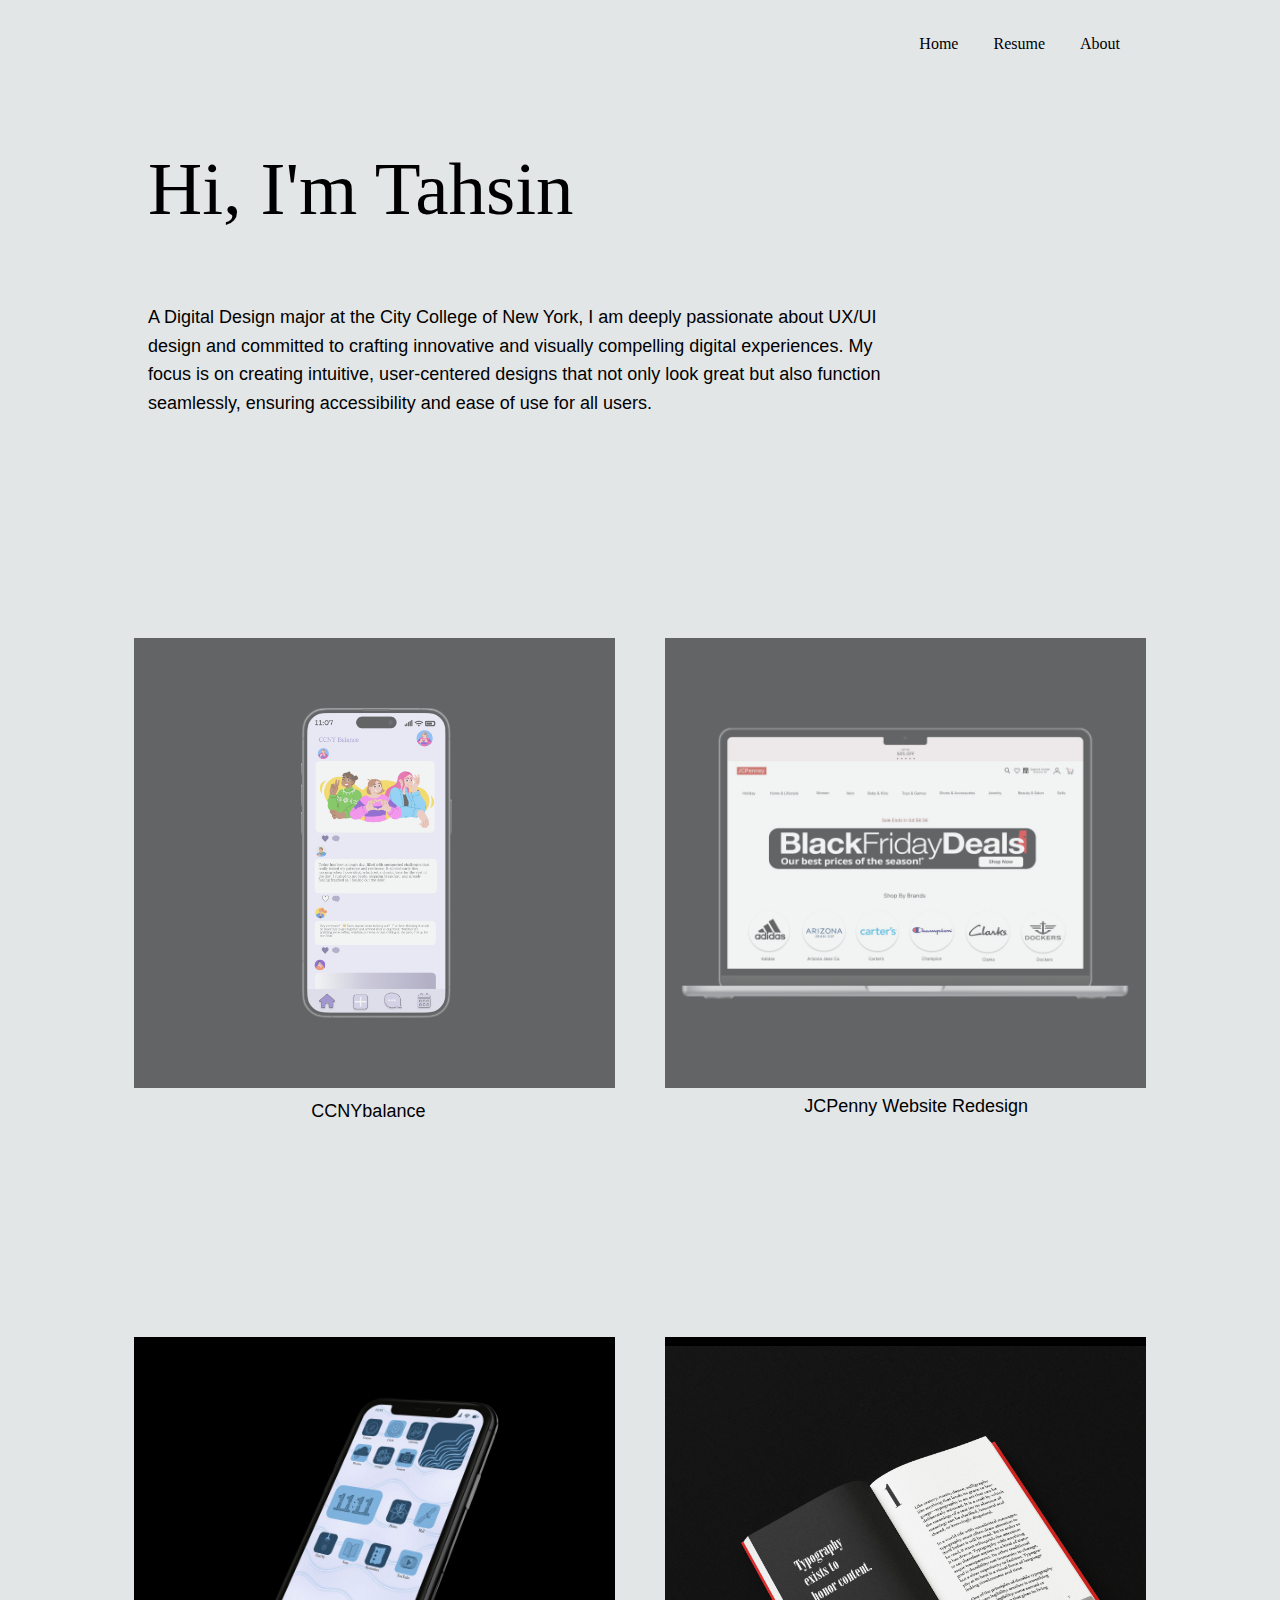
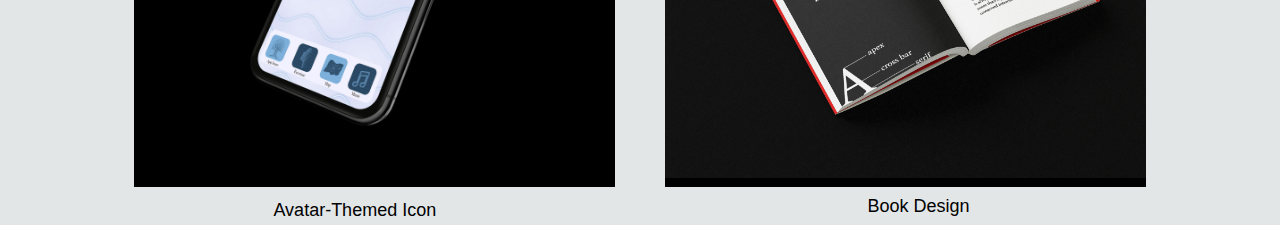
<file: index.html>
<!DOCTYPE html>
<html>
    <head>
        <meta name="viewport" content="width=device-width, initial-scale=1">
        <link rel="stylesheet" href="assets/index.css">
    </head>


    <body>
        <title>Tahsin</title>
    <div class="box">
        <div>
            <div class="TopBar">
               
                <a class="index" href="index.html">Home</a>
                <a class="Resume" href="resume.html">Resume</a> 
                <a class="About" href="about.html">About</a>
            </div>

            <div class="Tahsin">Hi, I'm Tahsin</div>
            <div class="info">A Digital Design major at the City College of New York, I am deeply passionate about UX/UI design and committed to crafting innovative and visually compelling digital experiences. My focus is on creating intuitive, user-centered designs that not only look great but also function seamlessly, ensuring accessibility and ease of use for all users.</div>
        </div>

            <div class="container">
                
                <a class="CCNYbalance" href="CCNYbalance.html"></a>
                <a class="JCPenneyWebsiteRedesign" href="JCPenneyWebsiteRedesign.html"> </a>

                
            </div>

            <div class="containerInfo">
                <div class="containerInfo1">
                    CCNYbalance
                </div>

                <div class="containerInfo2">
                    JCPenny Website Redesign
                </div>
            </div>

            <div class="container">
                <a class="avatarApps" href="app.html"> </a>
                <a class="bookDesign" href="bookDesign.html"> </a>
            
            </div>

            <div class="containerInfo3">
                    Avatar-Themed Icon
                </div>

                <div class="containerInfo4">
                    Book Design
                </div>

        </div>
    </div>


    <script>
        window.addEventListener('scroll', function() {
    var scrollPosition = window.scrollY;
    var tahsin = document.querySelector('.Tahsin');
    var info = document.querySelector('.info');
    var body = document.body;

    // Adjust opacity of the name and info based on scroll position
    var opacity = 1 - (scrollPosition / 400); // Adjust the divisor for how quickly you want it to disappear
    if (opacity < 0) opacity = 0; // Ensure opacity doesn't go negative

    tahsin.style.opacity = opacity;
    info.style.opacity = opacity;

    // Bottom info and images (like CCNYbalance, JCPenneyWebsiteRedesign) come in faster
    var bottomElements = document.querySelectorAll('.container .CCNYbalance, .container .JCPenneyWebsiteRedesign, .container .avatarApps, .container .bookDesign');
    
    bottomElements.forEach(function(element) {
        var elementPosition = element.getBoundingClientRect().top;
        
        // When the element is within the viewport, fade it in faster
        if (elementPosition < window.innerHeight) {
            var fadeInSpeed = (window.innerHeight - elementPosition) / 200; // Adjust for faster appearance
            if (fadeInSpeed > 1) fadeInSpeed = 1; // Limit to 1 for maximum opacity
            element.style.opacity = fadeInSpeed;
        } else {
            element.style.opacity = 0; // Keep it hidden if not in the viewport
        }
    });

    // Add class to trigger scroll effect for images and content
    if (scrollPosition > 200) { // Trigger after a certain scroll position
        body.classList.add('scrolling');
    } else {
        body.classList.remove('scrolling');
    }
});
    </script>
    


    
    </body>
</html>
</file>
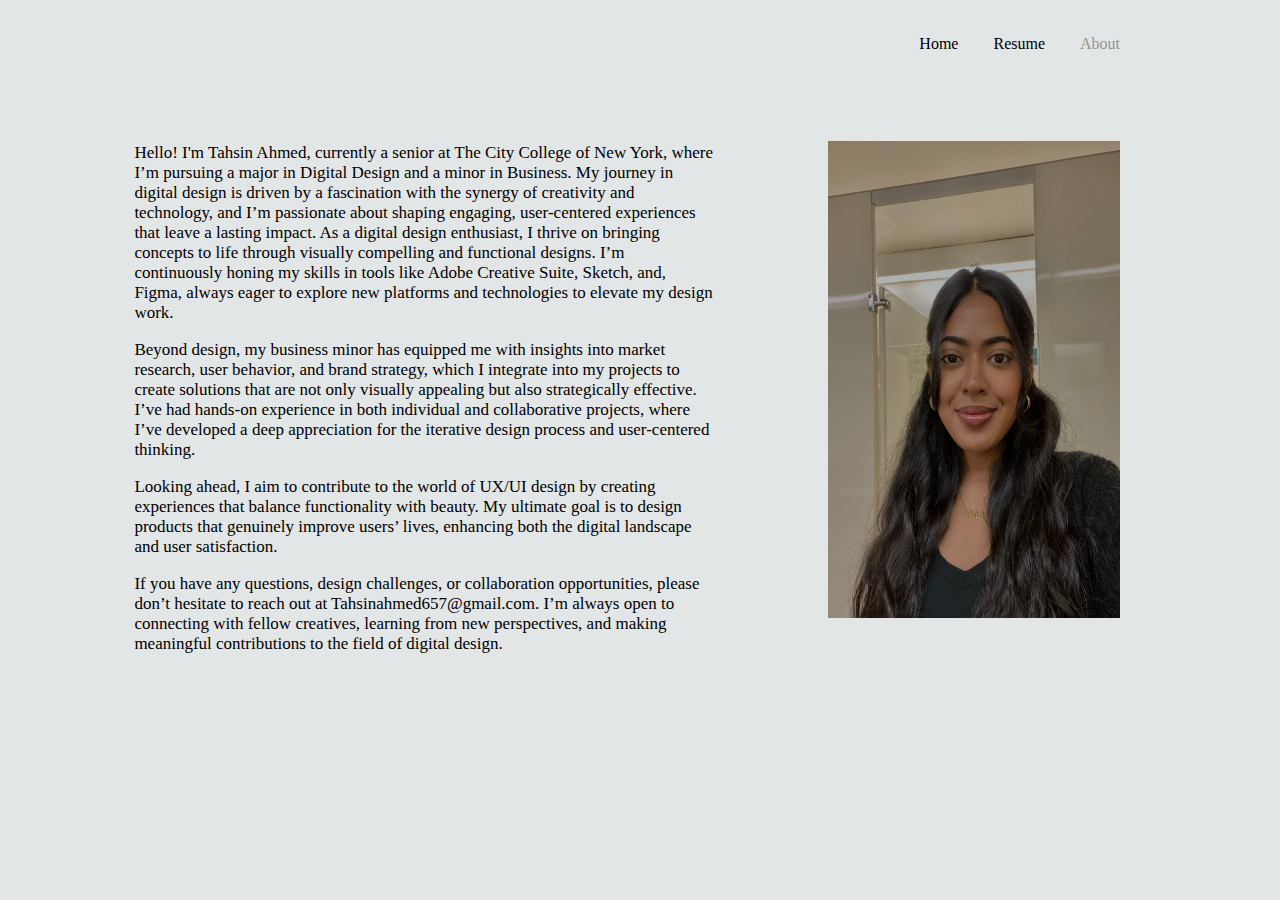
<file: about.html>
<!DOCTYPE html>
<html>
    <head>
        <meta name="viewport" content="width=device-width, initial-scale=1">
        <link rel="stylesheet" href="assets/about.css">
    </head>

    <body>
        <title>Tahsin</title>
        <div class="TopBar">
               
            <a class="index" href="index.html">Home</a>
            <a class="Resume" href="resume.html">Resume</a> 
            <a class="About" href="about.html">About</a>
        </div>
        <div class="info">
            <div>
                <p> Hello! I'm Tahsin Ahmed, currently a senior at The City College of New York, where I’m pursuing a major in Digital Design and a minor in Business. My journey in digital design is driven by a fascination with the synergy of creativity and technology, and I’m passionate about shaping engaging, user-centered experiences that leave a lasting impact.
                As a digital design enthusiast, I thrive on bringing concepts to life through visually compelling and functional designs. I’m continuously honing my skills in tools like Adobe Creative Suite, Sketch, and, Figma, always eager to explore new platforms and technologies to elevate my design work.</p>
                    
                <p>Beyond design, my business minor has equipped me with insights into market research, user behavior, and brand strategy, which I integrate into my projects to create solutions that are not only visually appealing but also strategically effective. I’ve had hands-on experience in both individual and collaborative projects, where I’ve developed a deep appreciation for the iterative design process and user-centered thinking.</p>
                <p>Looking ahead, I aim to contribute to the world of UX/UI design by creating experiences that balance functionality with beauty. My ultimate goal is to design products that genuinely improve users’ lives, enhancing both the digital landscape and user satisfaction. </p>
                <p>If you have any questions, design challenges, or collaboration opportunities, please don’t hesitate to reach out at Tahsinahmed657@gmail.com. I’m always open to connecting with fellow creatives, learning from new perspectives, and making meaningful contributions to the field of digital design.</p>
            </div>
            <div class="mypic">
                <img src="./assets/images/mypic.jpg" width="95%" height="90%" >
            </div>
        </div>
    </body>
</html>
</file>
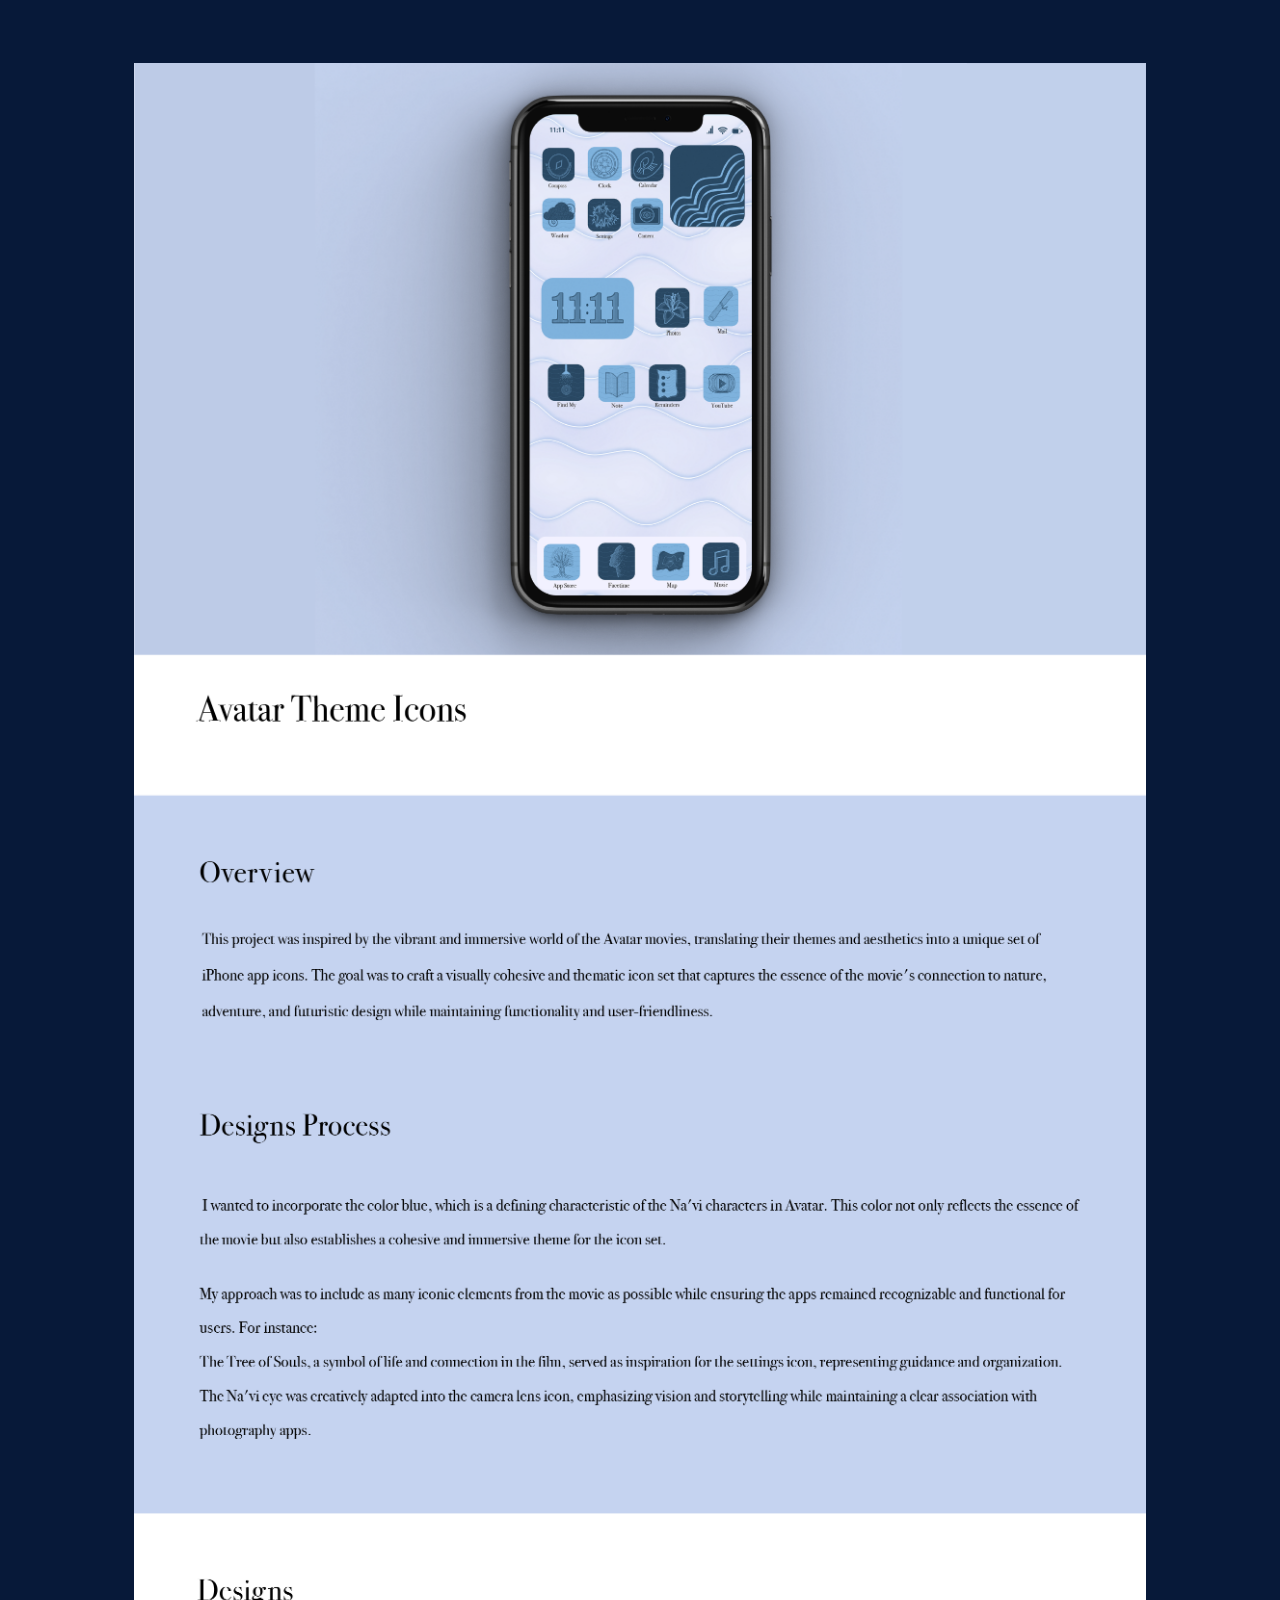
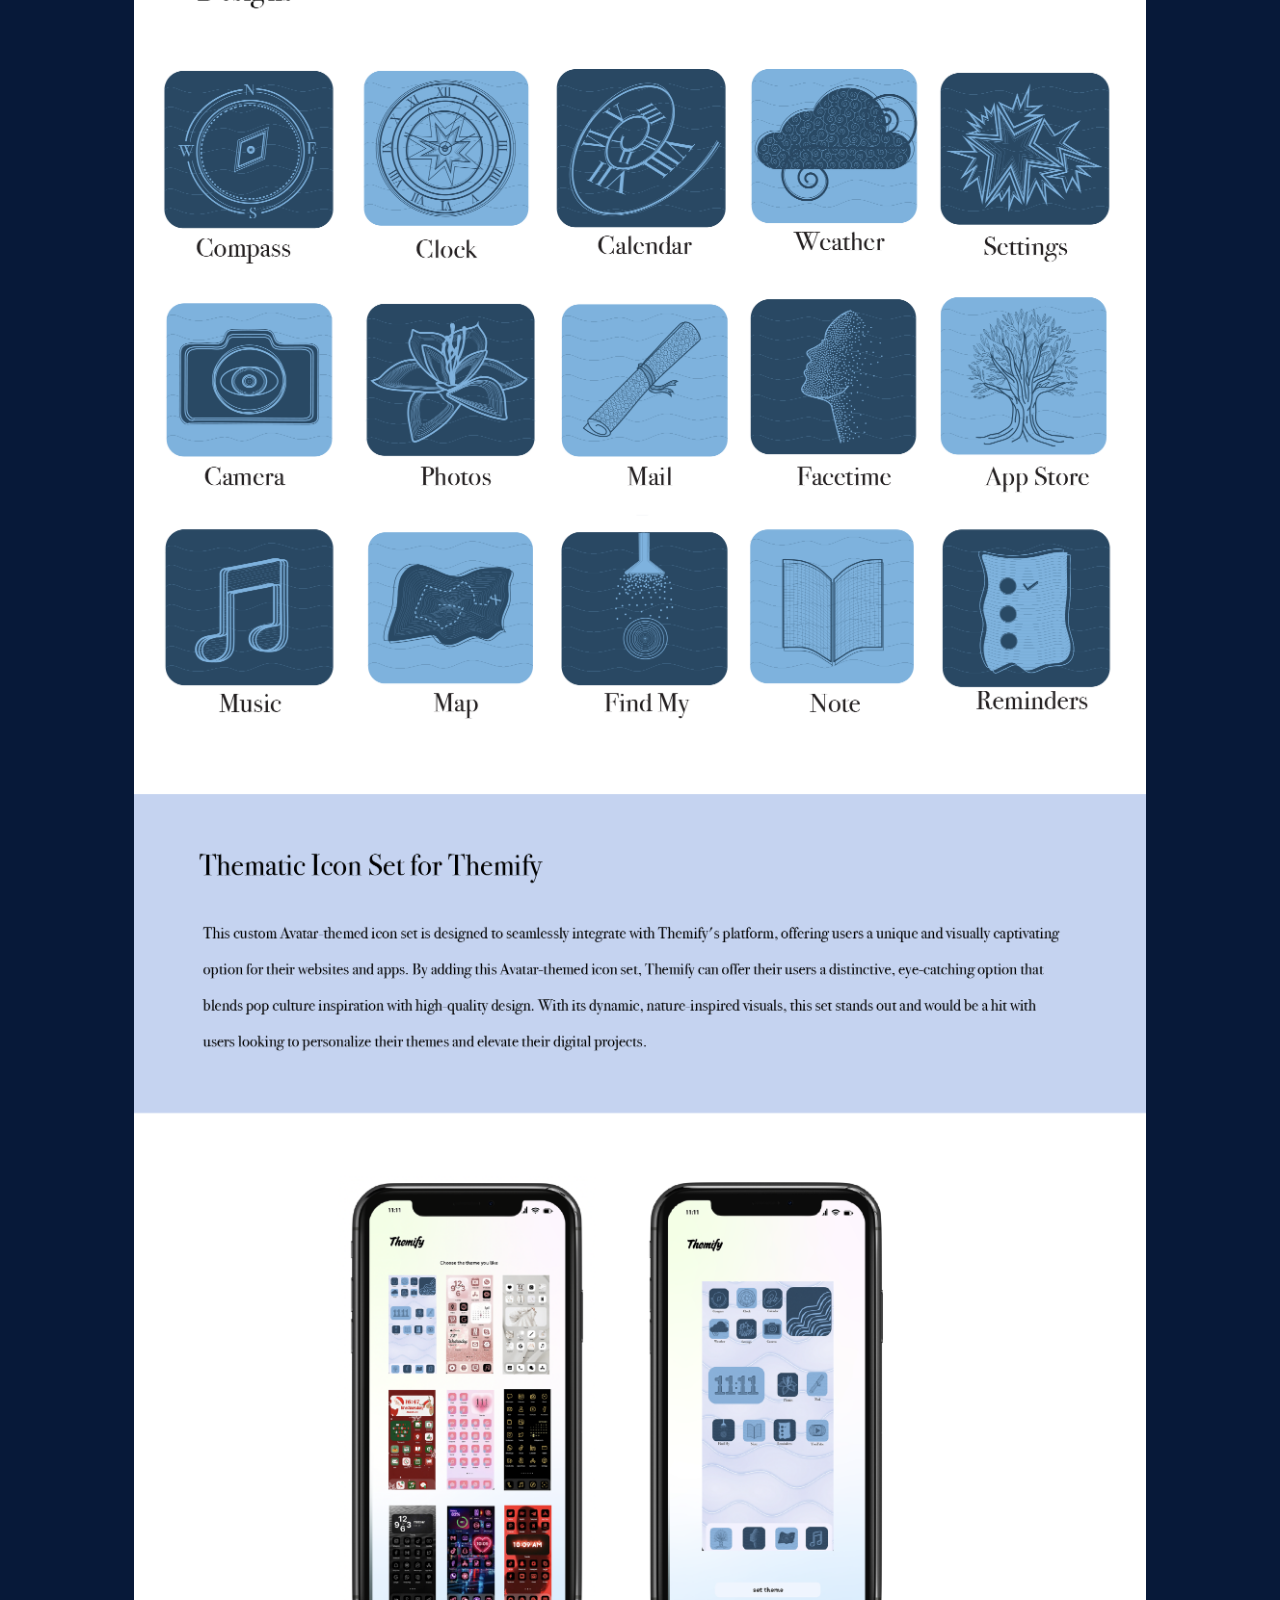
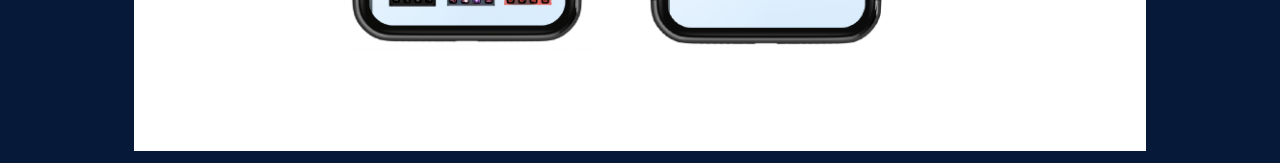
<file: app.html>
<!DOCTYPE html>
<html>
    <head>
        <meta name="viewport" content="width=device-width, initial-scale=1">
        <link rel="stylesheet" href="assets/app.css">
    </head>


    <body>
        <title>Tahsin</title>
        <div class="box">
        <div>
            <a class="pic1">
                <img src="./assets/images/avataricon.png" width="80%" height="66%"> 
            </a>
            
           <!-- <div class="appPic1">
                <img src="./assets/images/appPic1.jpg" width="65%" height="40%" >
            </div>

            <div class="info">
                <div class="info1">
                    Avatar-Themed Icon Set for Themify
                <div class="info2">

                I designed a unique, avatar-themed icon set intended to enhance customization and personalization in Themify’s applications. The goal was to create visually engaging icons that add character and depth to user interfaces, making them both functional and enjoyable. Each icon was crafted with attention to detail and user experience in mind, maintaining consistency across the set while allowing for unique, customizable elements.</div>

                </div>
            </div>
            

            <div class="singleApps">
                <div></div>
                <div class="compass">
                    <img src="./assets/images/compass.png" width="30%" height="100%" style="margin-left: 50px;">
                </div>
                <div></div>
                <div class="clock">
                    <img src="assets/images/clock.png"  width="30%" height="100%" style="margin-right: 50px;">
                </div>
                <div></div>
                <div></div>
                <div></div>
                <div class="calender">
                    <img src="assets/images/calender.png"  width="30%" height="100%" >
                </div>
                <div></div>
                <div></div>
                <div></div>

                <div class="weather">
                    <img src="assets/images/weather.png"  width="30%" height="100%" style="margin-left: 50px;" >
                </div>

                <div></div>
                

                <div class="setting">
                    <img src="assets/images/setting.png"  width="30%" height="100%" style="margin-right: 50px;" >
                </div>

                <div></div>
                <div></div>
                <div></div>

                <div class="camera">
                    <img src="assets/images/camera.png"  width="30%" height="100%" >
                </div>

                <div></div>
                <div></div>
                <div></div>

                <div class="photo">
                    <img src="assets/images/photo.png"  width="30%" height="100%" style="margin-left: 50px;">
                </div>

                <div></div>


                <div class="mail">
                    <img src="assets/images/mail.png"  width="30%" height="100%" style="margin-right: 50px;"  >
                </div>

                <div></div>
                <div></div>
                <div></div>

                <div class="facetime">
                    <img src="assets/images/facetime.png"  width="30%" height="100%" >
                </div>

                <div></div>
                <div></div>
                <div></div>
                <div class="appstore">
                    <img src="assets/images/appstore.png"  width="30%" height="100%" style="margin-left: 50px;" >
                </div>

                <div></div>

                <div class="music">
                    <img src="assets/images/music.png"  width="30%" height="100%" style="margin-right: 50px;"  >
                </div>

                <div></div>
                <div></div>
                <div></div>

                <div class="map">
                    <img src="assets/images/map.png"  width="30%" height="100%" >
                </div>

                <div></div>
                <div></div>
                <div></div>

        

                <div class="findmy">
                    <img src="assets/images/findmy.png"  width="30%" height="100%" style="margin-left: 50px;" >
                </div>
                
                <div></div>

                <div class="note">
                    <img src="assets/images/note.png"  width="30%" height="100%" style="margin-right: 50px;"  >
                </div>

                <div></div>
                <div></div>
                <div></div>

                <div class="reminder">
                    <img src="assets/images/reminder.png"  width="30%" height="100%" >
                </div>-->

               



             </div>


              

        








            
    </body>
</html>
</file>
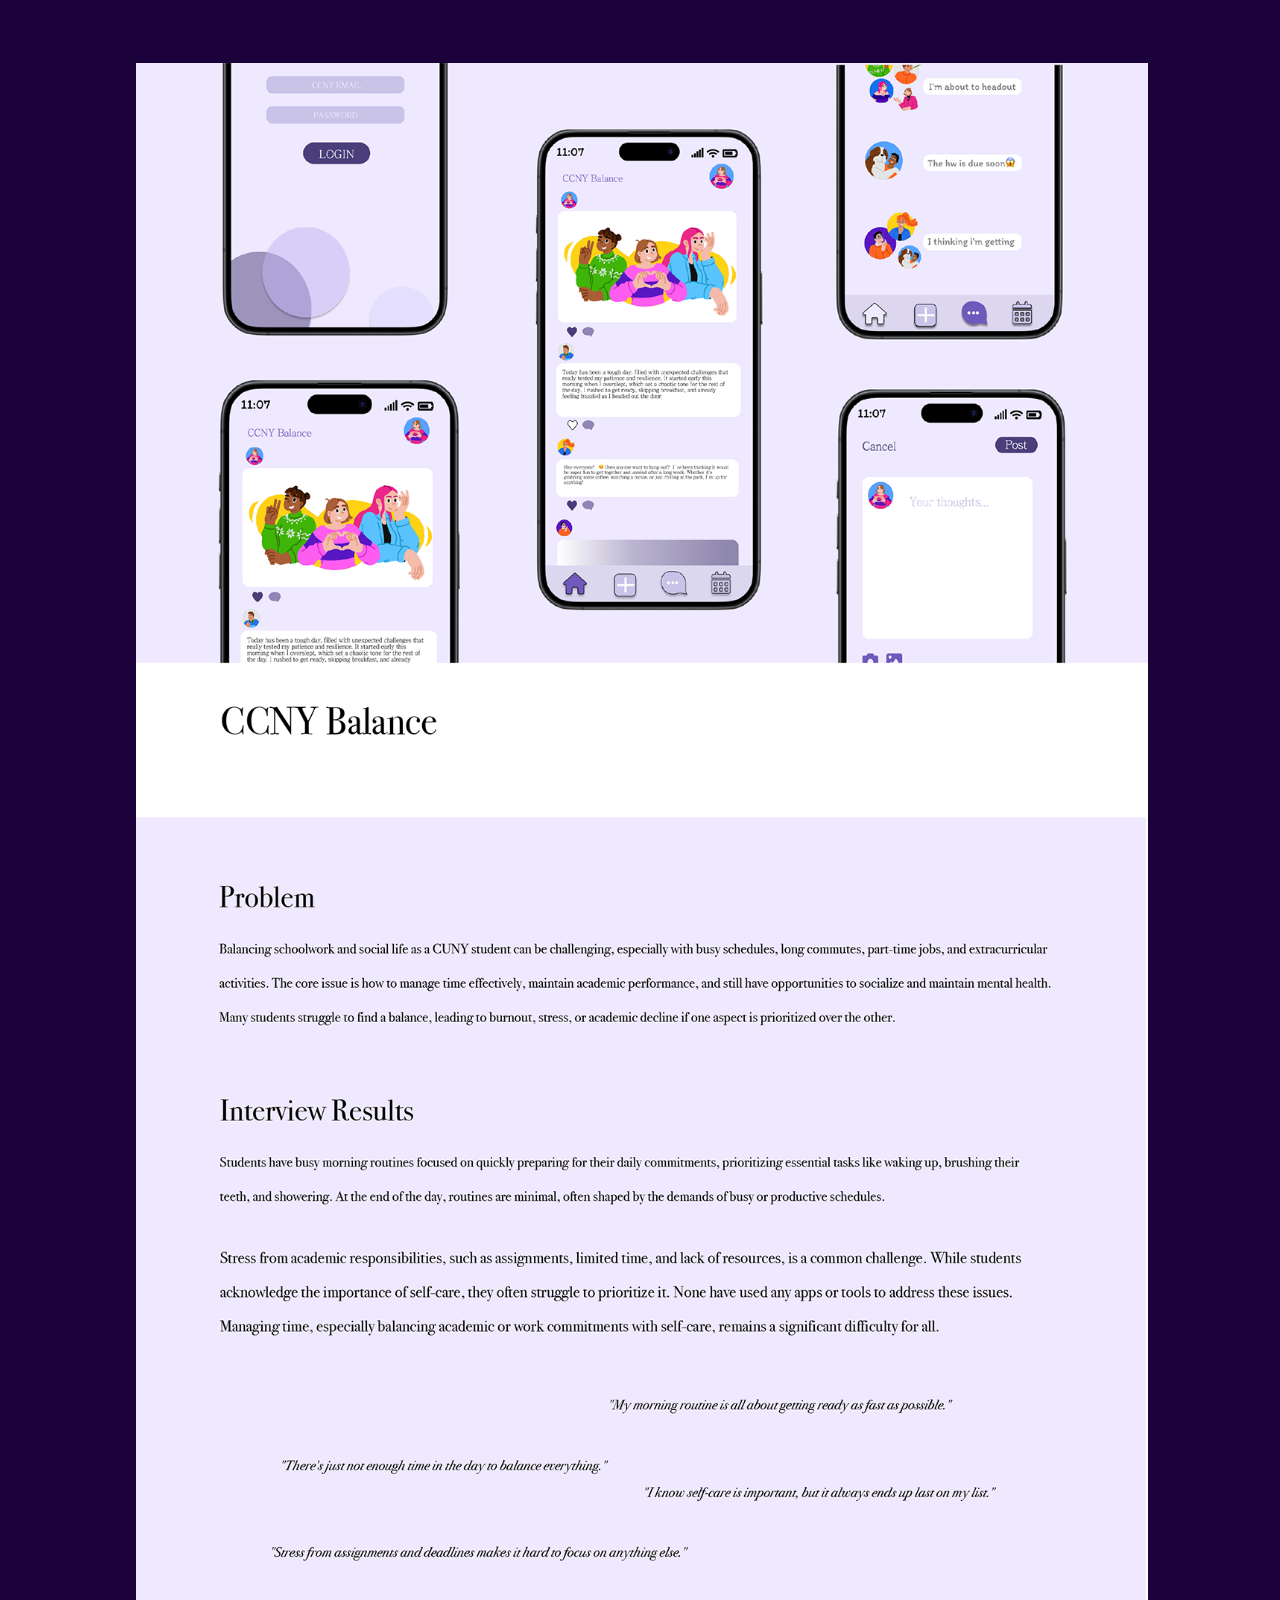
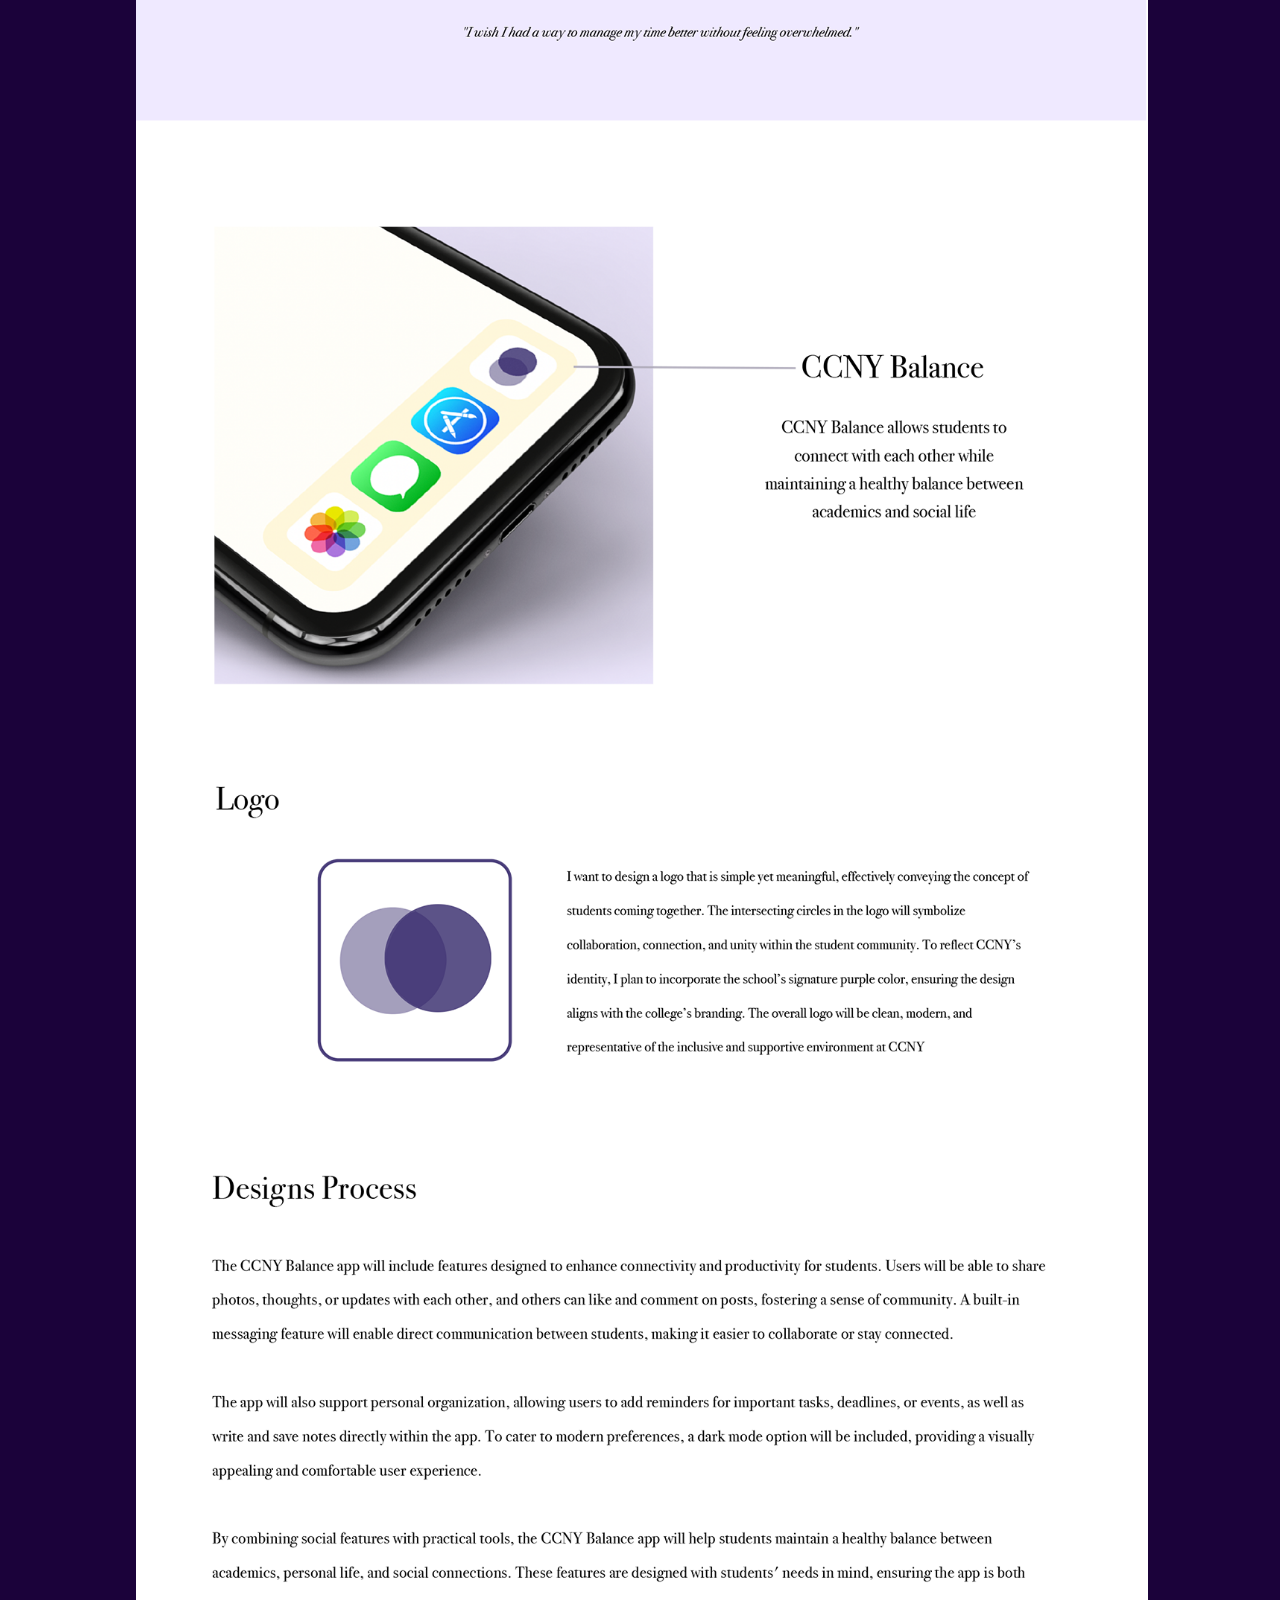
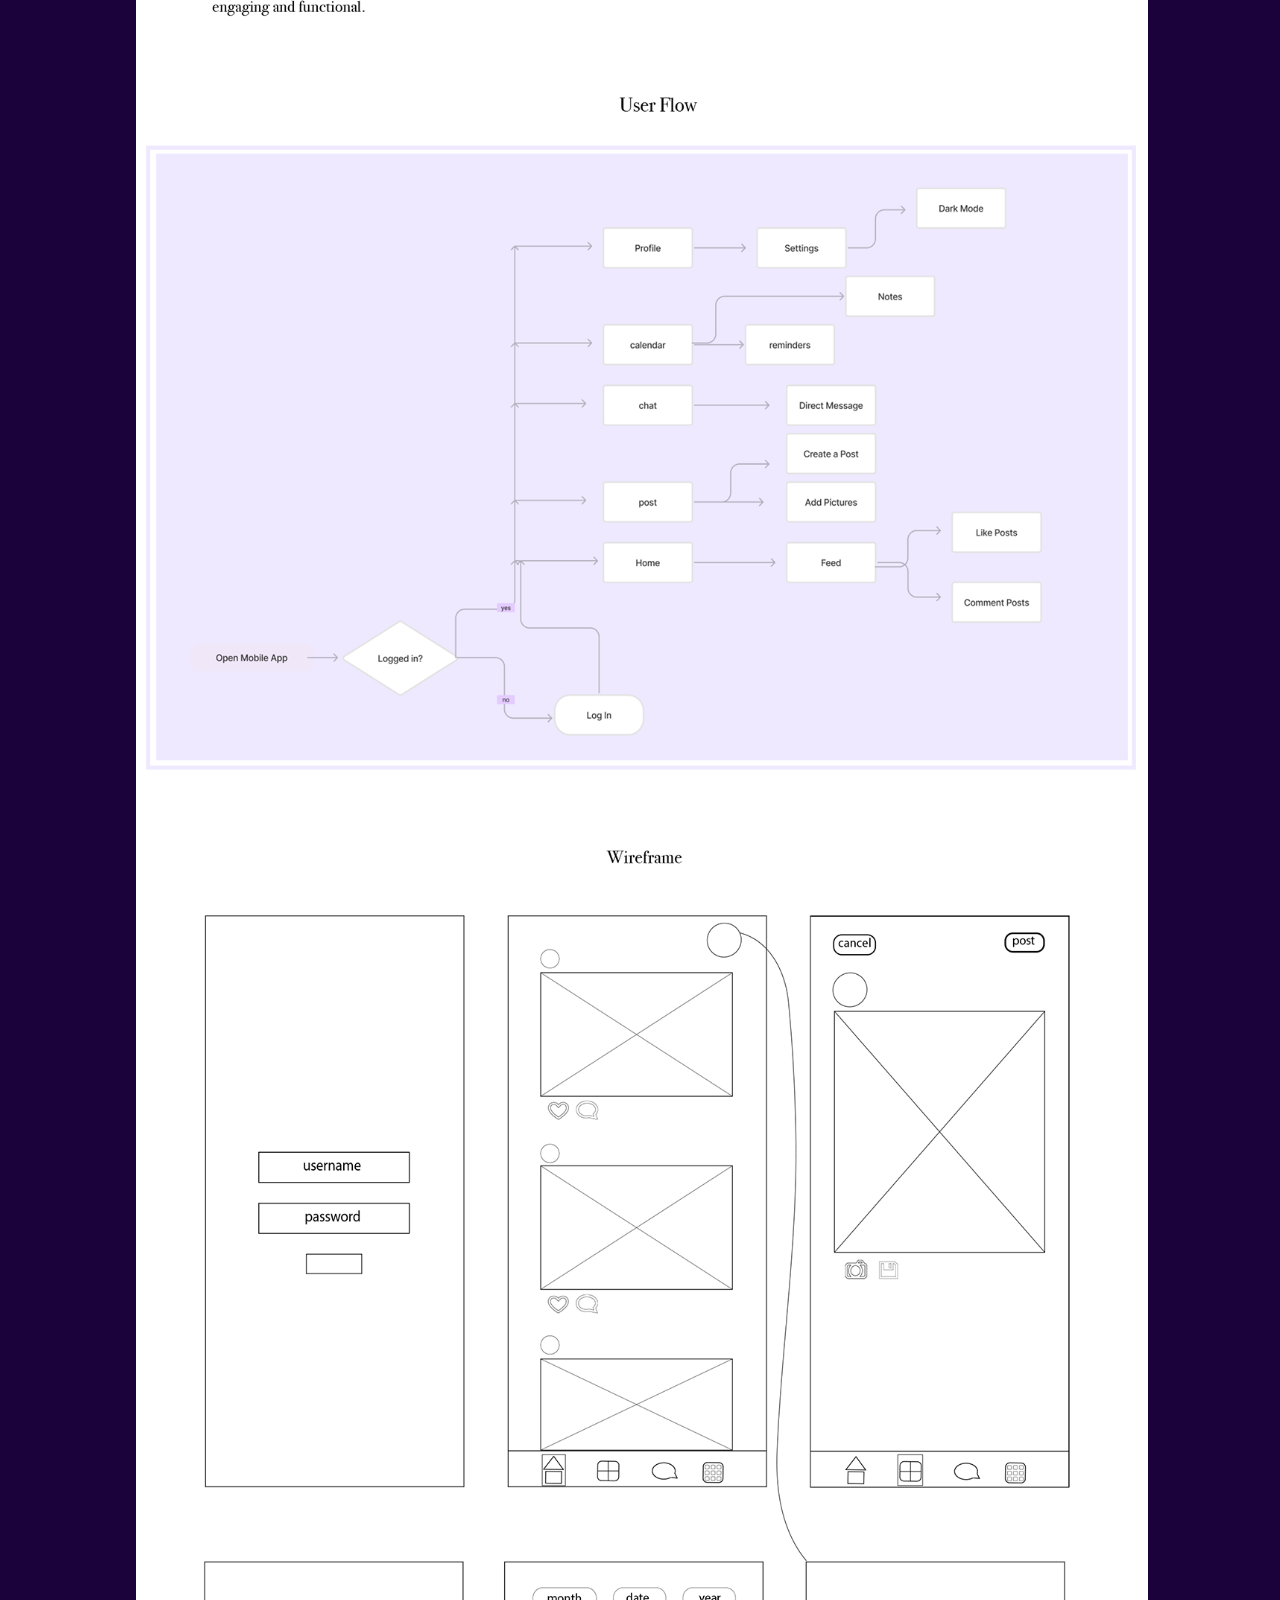
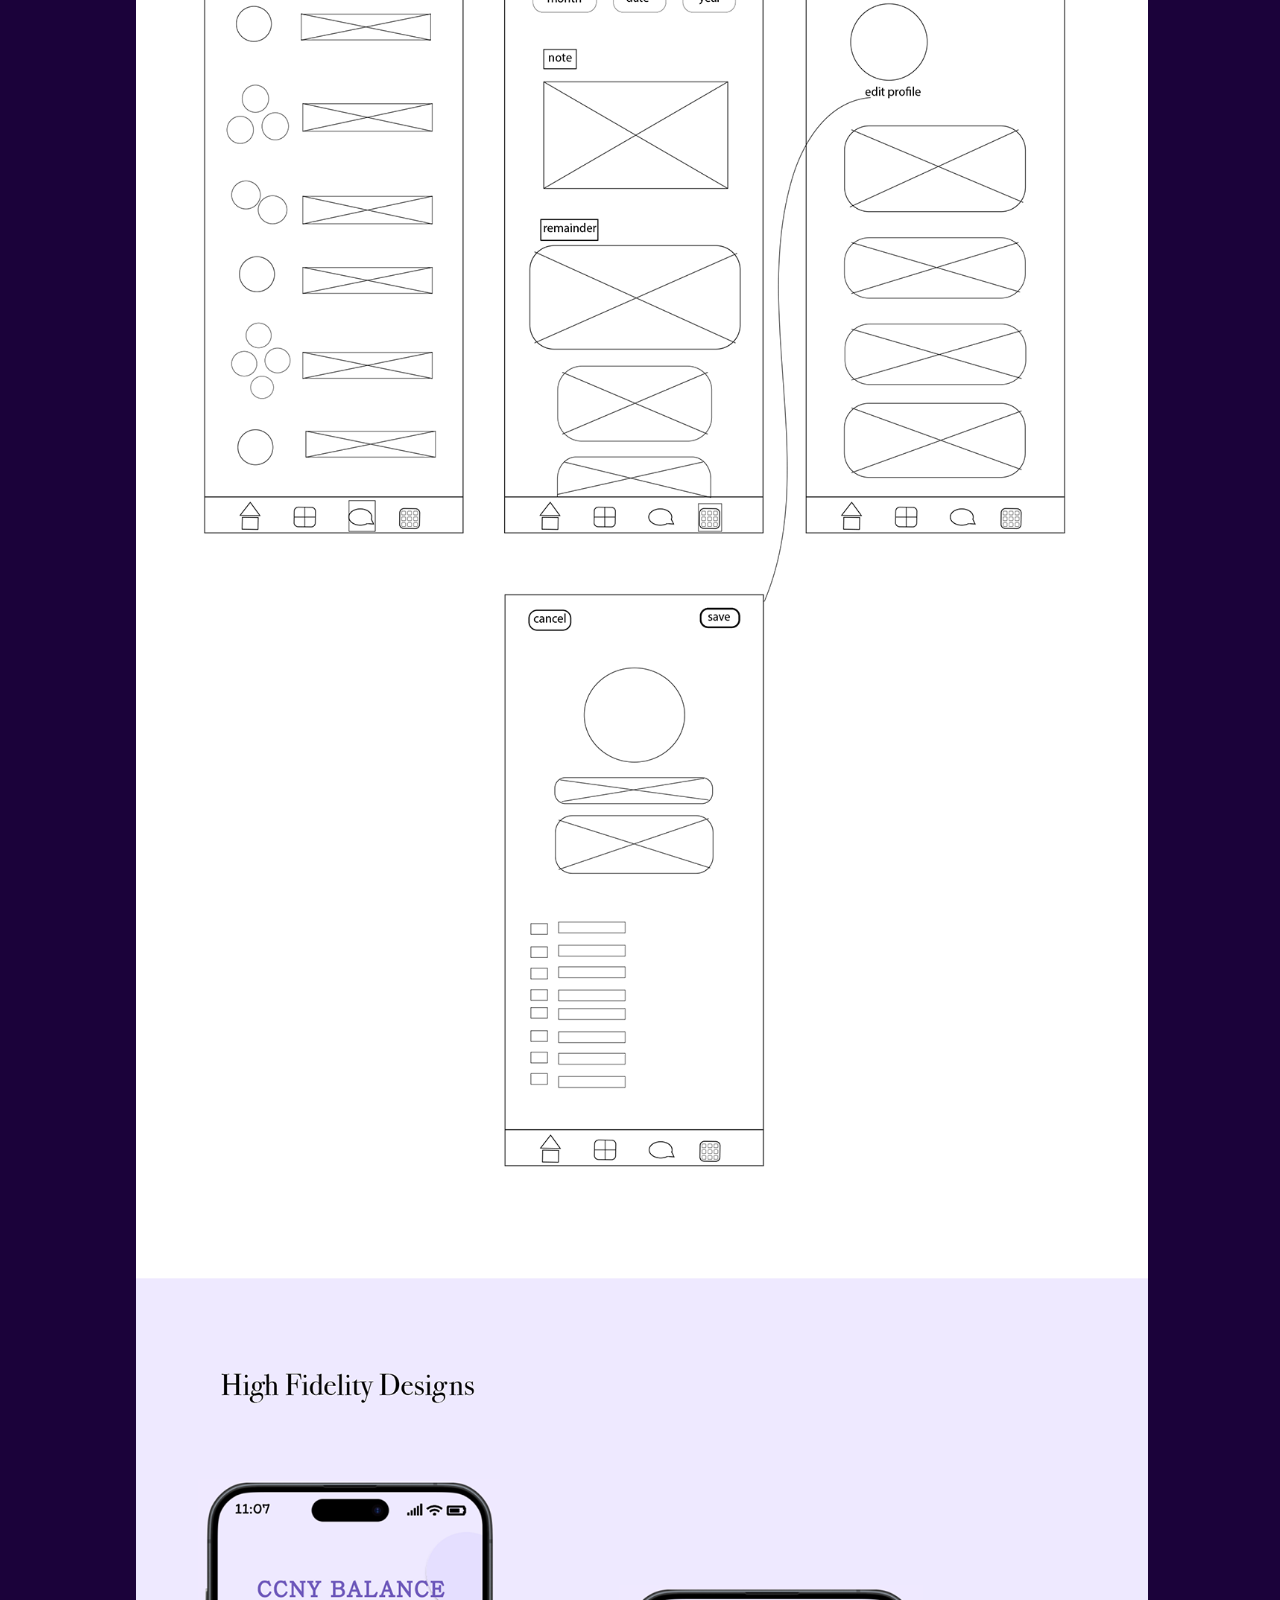
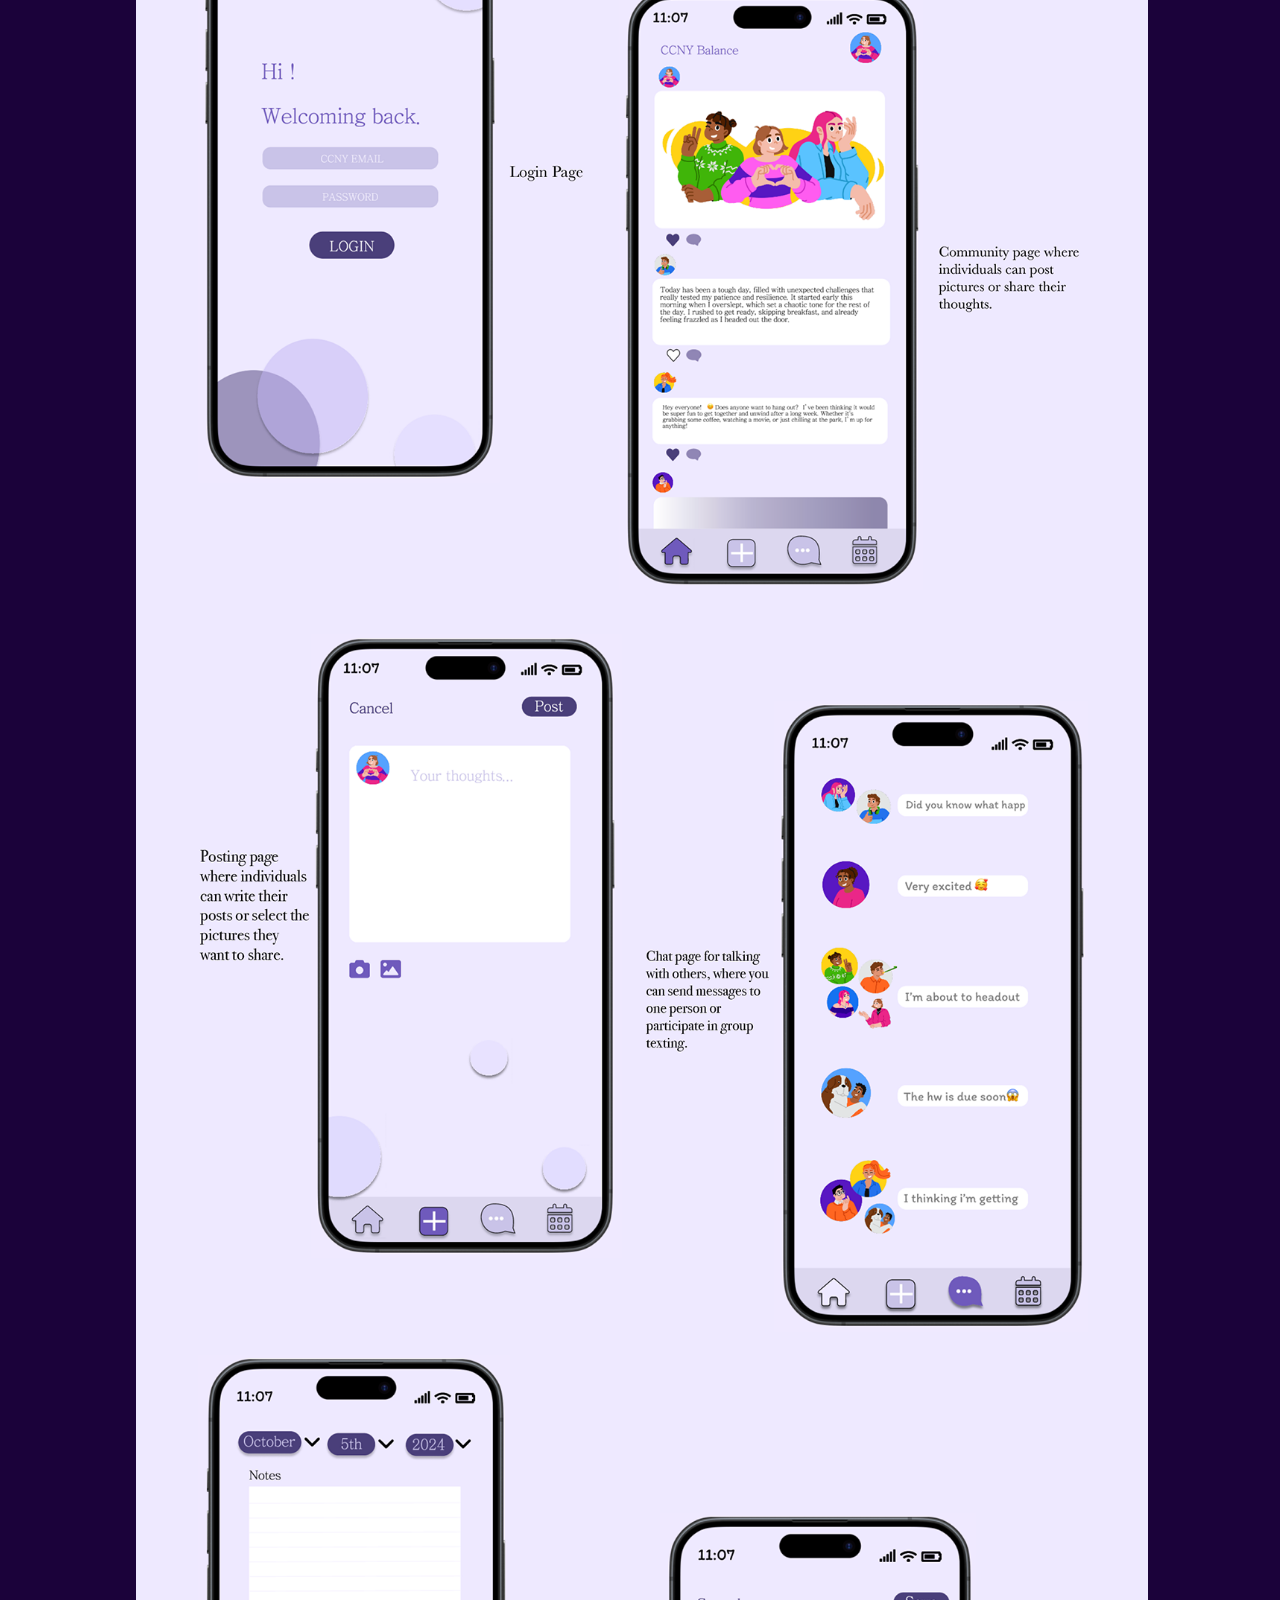
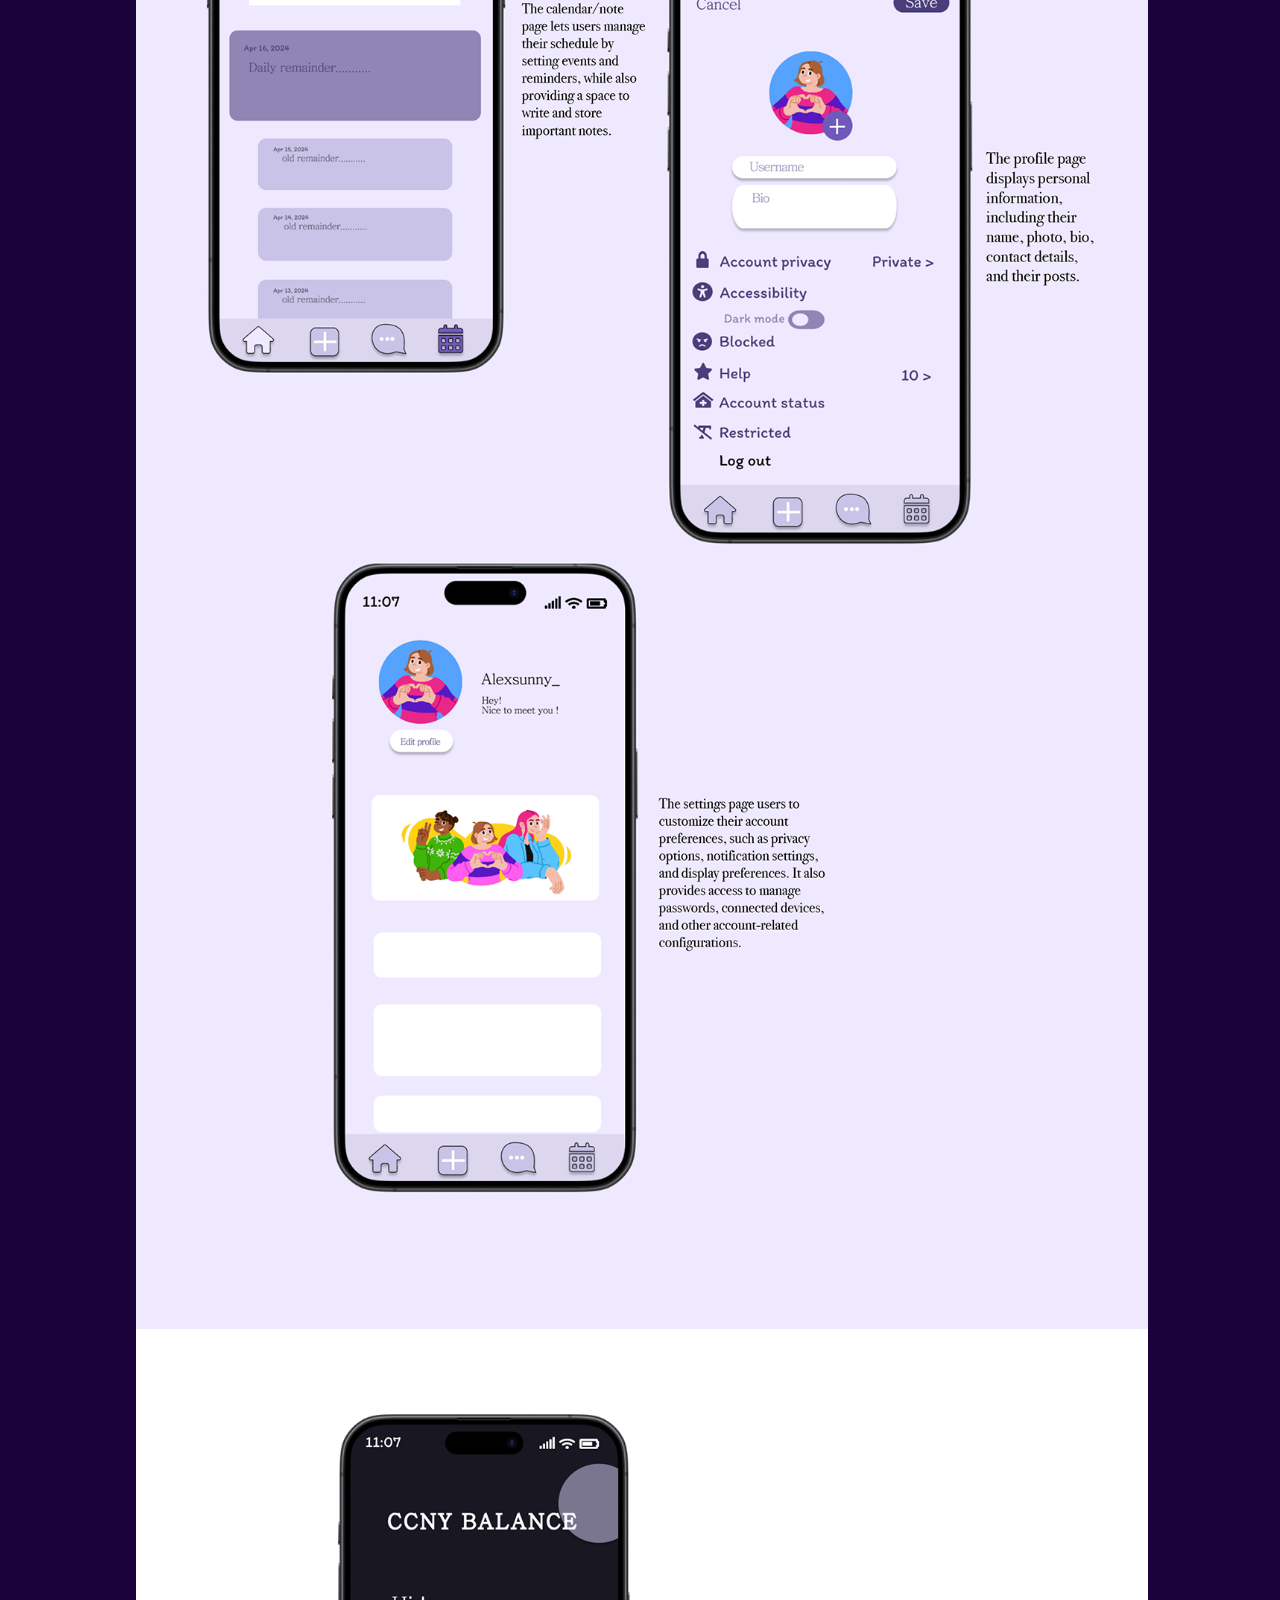
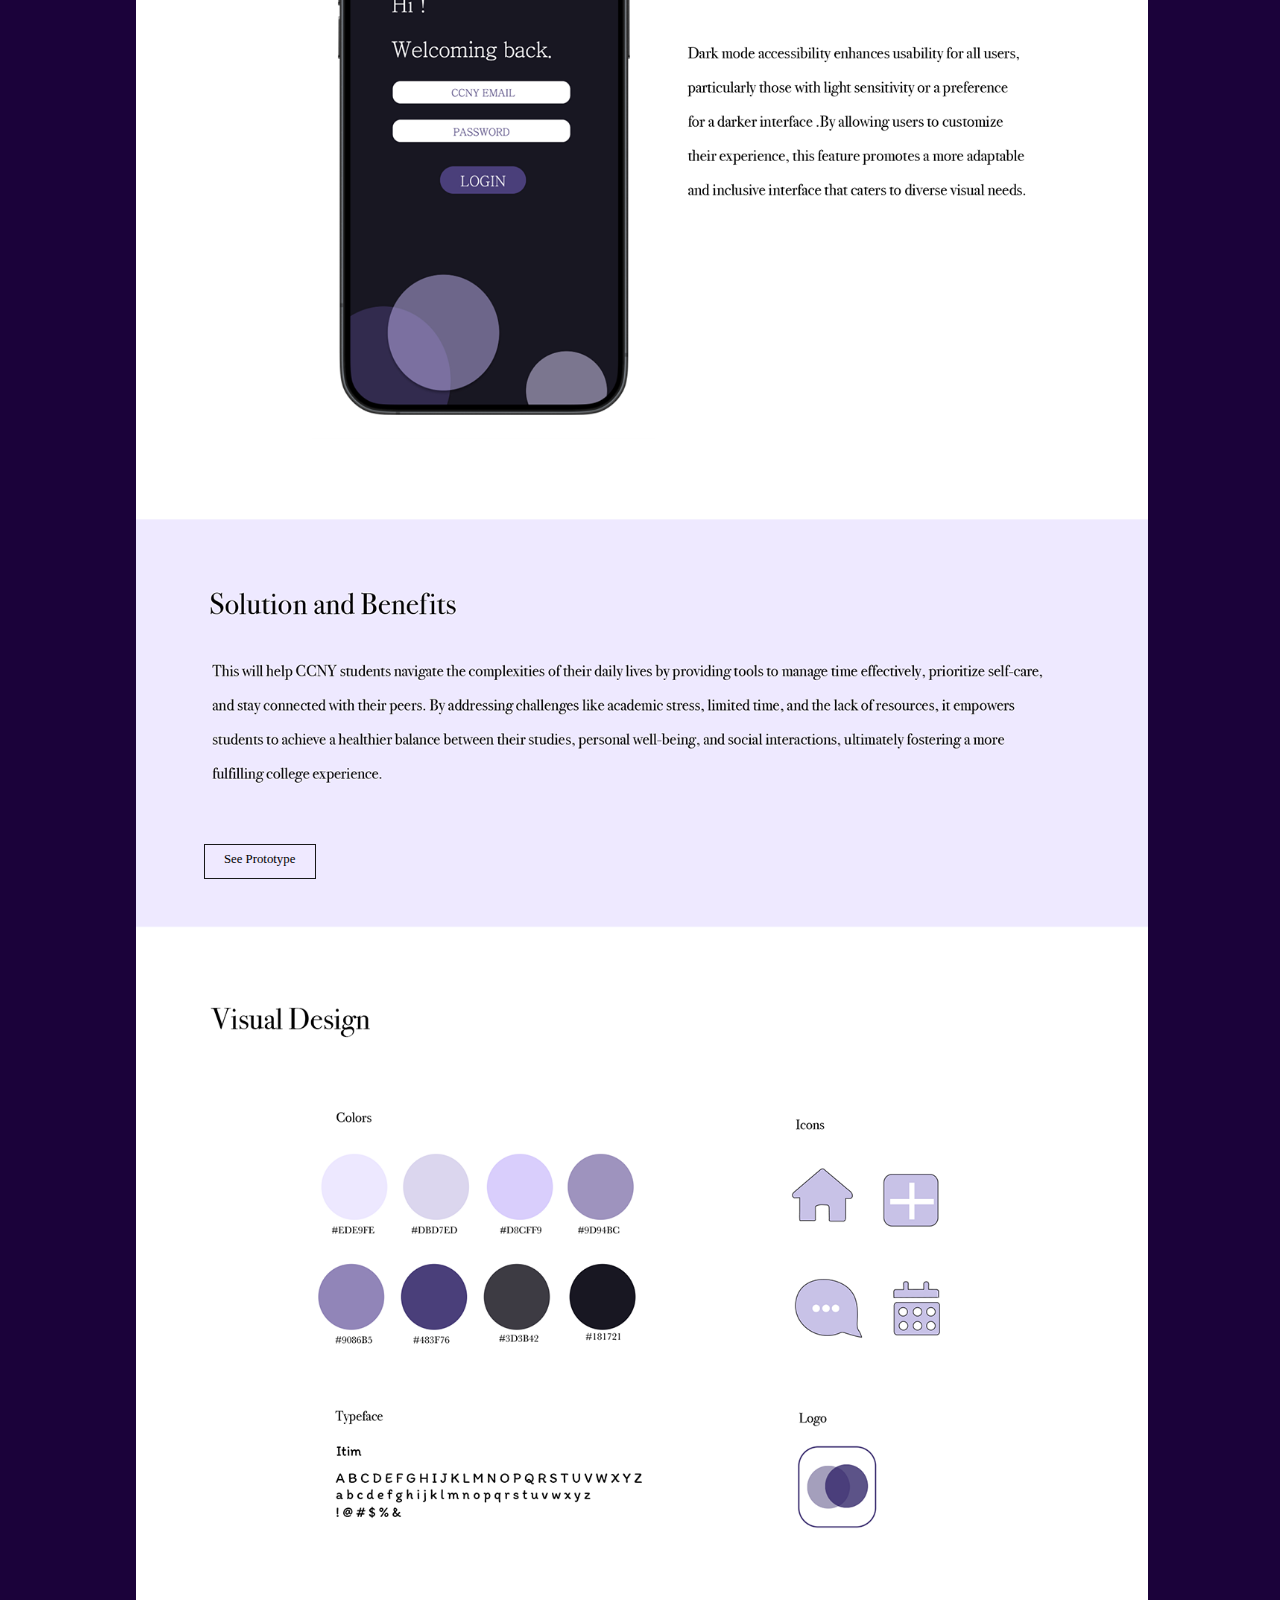
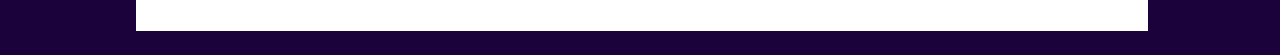
<file: CCNYbalance.html>
<!DOCTYPE html>
<html>
    <head>
        <meta name="viewport" content="width=device-width, initial-scale=1">
        <link rel="stylesheet" href="assets/CCNYbalance.css">
    </head>

<body>

    

    <div class="box">
        
        <a class="pic1">
            <img src="./assets/images/ccnybalance.png" width="80%" height="66%"> 
        </a>
        <a href="https://www.figma.com/proto/g2f8gNNqqFNdki0TVffM7C/CCNY-Balance?node-id=1-516&node-type=canvas&t=A7aJ7YyhfN3Sg8u0-0&scaling=scale-down&content-scaling=fixed&page-id=0%3A1&starting-point-node-id=1%3A516" target="_blank" class="button">
            See Prototype
        </a>
    </div>    

    <!----<div class="box">
        <a class="ccny1">
            <img src="./assets/images/ccny1.png" width="75%" height="66%"> 
        </a>
        
        
     <div class="problem">
         <div class="title">Problem</div>
    
         <div class="description">
            Balancing schoolwork and social life as a CUNY student can be challenging, especially with busy schedules, long commutes, part-time jobs, and extracurricular activities. The core issue is how to manage time effectively, maintain academic performance, and still have opportunities to socialize and maintain mental health. Many students struggle to find a balance, leading to burnout, stress, or academic decline if one aspect is prioritized over the other.</div>

      <div class="interviewResults">
            <div class="title2">Interview Results</div>

            <div class="description2">
                All individuals have busy morning routines, focusing on getting ready quickly and leaving for their commitments. They prioritize basic tasks like waking up, brushing teeth, and showering. </div>
            <div class="description3">
                Each person experiences busy or productive days, resulting in minimal routines before bed. </div>
            <div class="description4">
                All individuals experience stress related to academic responsibilities, such as assignments, lack of time, or resources.</div>
            <div class="description5">
                Each individual acknowledges the importance of self-care but struggles to prioritize. </div>
            <div class="description6">
                Non of the participants have used any apps or products</div>
            <div class="description7">
                They all struggle with time management, particularly balancing academic or work commitments with self-care practices.</div>
       

         </div>

        <div style="display: flex;flex-direction: row;">
            <img class="ccny2" src="./assets/images/ccny2.png" width="50%" height="50%" >
            <div class="line"></div>
            <div style="display: flex; flex-direction: column; margin-top:165px">
                <div>CCNY BALANCE </div>
                <div class="description8">CCNY Balance allows students to connect with each other while maintaining a healthy balance between academics and social life</div>
            </div>
        </div>

     </div>

        <a class="ccny3">
            <img src="./assets/images/ccny3.png" width="76%" height="60%" >
        </a>

        <div class="wireframe">
            <div class="wireframing">Wireframe</div>
        
            <a class="ccny6jpg">
                <img src="./assets/images/ccny6.jpg" width="50%" height="50%">
            </a>

        </div>

     
            <div class="phonescreen">
                <div class="highfidelityprototype">High-Fidelity Prototype</div>
            <a class="ccny4">
                <img src="./assets/images/ccny4.jpg" width="60%" height="60%">
            </a>

            <a class="ccny5">
                <img src="./assets/images/ccny5.jpg" width="63%" height="60%">
            </a>

            <a class="ccny6">
                <img src="./assets/images/ccny6.png" width="120%" height="100%">
            </a>
        </div>


        <div class="darkmode">
            <a class="darkmodeInfo">The app has dark mode accessibility features, enhancing usability for all users, especially those with light sensitivity or who prefer a darker interface for comfort. This feature not only supports extended use in low-light environments but also allows users to personalize their app experience to match their visual needs, creating a more accessible and adaptable interface.</a>
            
            <video controls class="video">
                <source src="assets/CCNYbalanceScreenRecording-.mp4" type="video/mp4"></video>
                
                <div class="VisualDesign">Visual Design</div>

                <div class="ColorAndIcons">
                <a class="icons">
                    <img src="./assets/images/CCNYicons.png" width="70%" height="100%">
                </a>
            </div> -->

               <!---- > <div class="circleRow1">
                    <div class="circle1"></div>
                    <div class="circle2"></div>
                    <div class="circle3"></div>
                    <div class="circle4"></div>
                  
                </div>

                <div class="circleRow2">
                    <div class="circle5"></div>
                    <div class="circle6"></div>
                    <div class="circle7"></div>
                    <div class="circle8"></div>


                </div> -->
                

          
        </div>

       


        
    </div>

    







</body>
</file>
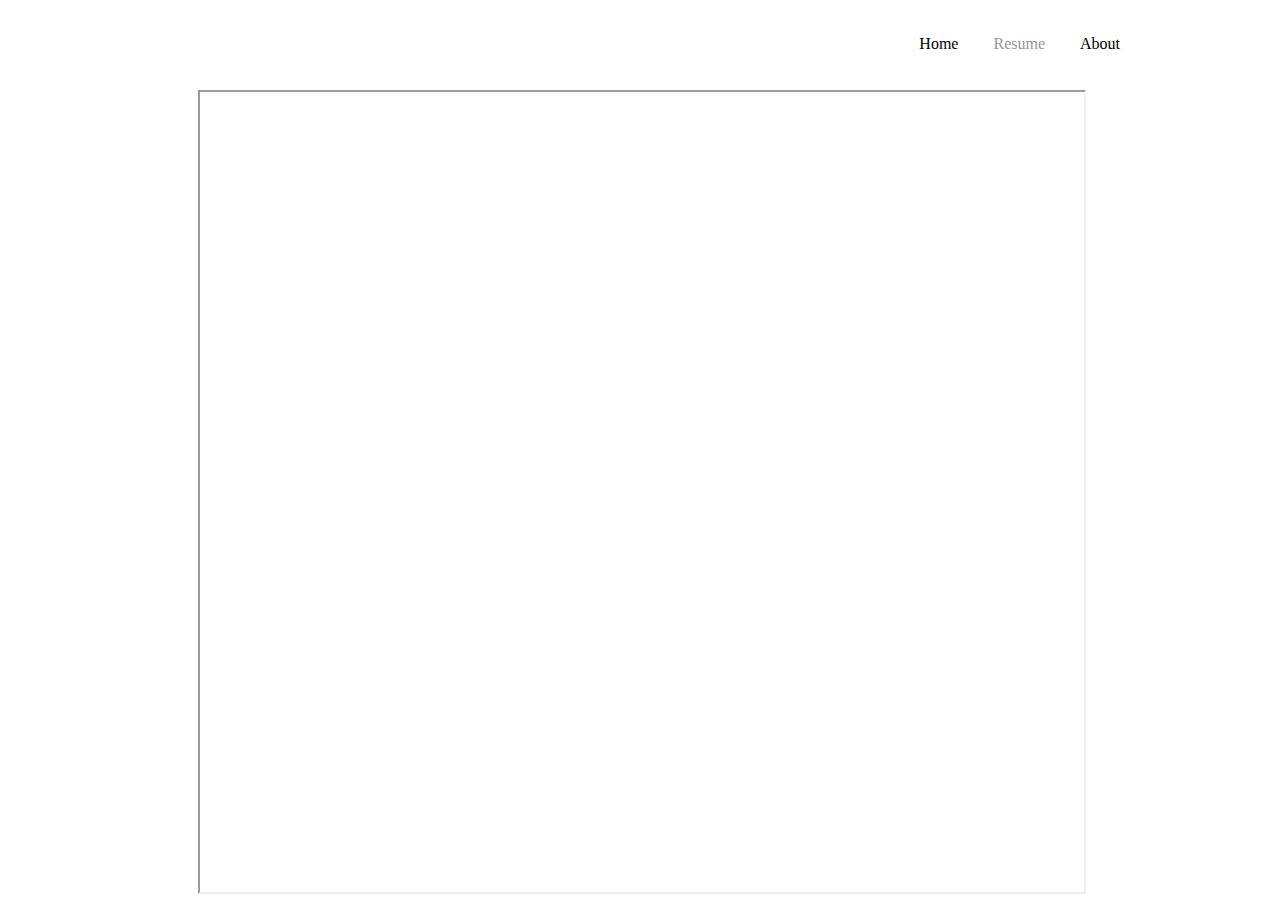
<file: resume.html>
<!DOCTYPE html>
<html>
    <head>
        <meta name="viewport" content="width=device-width, initial-scale=1">
        <link rel="stylesheet" href="assets/resume.css">
    </head>


    <body>
        <title>Tahsin</title>
    <div class="box">
     <div>
        <div class="TopBar">
               
            <a class="index" href="index.html">Home</a>
            <a class="Resume" href="resume.html">Resume</a> 
            <a class="About" href="about.html">About</a>
        </div>

       
            <iframe class="resume" src="./assets/Tahsin Ahmed_.Resume  copy.pdf" width="100%" height="100%"></iframe>
</file>
<file: assets/index.css>
body{
    background-color: rgb(227, 230, 231);
    overflow-x: hidden !important;
    font-family: 'Bodoni Moda', serif;
}

.TopBar{
    justify-content: flex-end;
   display: flex;
   color: rgb(0, 0, 0);
   gap: 35px;
   align-items: end;
   font-size: 16px;
   font-family: 'Bodoni Moda', serif;
   position: relative;
   top: 40px; 
   left: -150px; 
   
}

.TopBar {
    display: flex;
    justify-content: flex-end;
    color: rgb(0, 0, 0);
    gap: 35px;
    align-items: end;
    font-size: 16px;
    font-family: 'Bodoni Moda', serif;
    position: fixed; /* Make it stay fixed at the top */
    top: 25px; /* Align at the very top */
    left: 0; /* Align to the left side */
    width: 100%; /* Ensure it spans the full width of the screen */
    background-color: rgb(227, 230, 231); /* Optional: to add a background for readability */
    z-index: 1000; /* Ensure it's on top of other content */
    padding: 10px; /* Optional: space around the items */
    margin-right: 20%;
}

.TopBar a {
    text-decoration: none; /* Remove underline from links */
    color: inherit; /* Inherit color from parent to keep styling */
}

.TopBar a.Work {
    color: rgb(148, 148, 148); /* Change this to your desired color */
}

.About {
    margin-right: 170px;
}


.Tahsin {
    margin-top: 6%;
    padding: 70px;
    font-size: 75px;
    font-family: 'Bodoni Moda', serif;
    color:  rgb(0, 0, 0);
    margin-left: 70px;
}

.info {
    width: 60%;
    font-size: 18px;
    font-family:'Lucida Sans', 'Lucida Sans Regular', 'Lucida Grande', 'Lucida Sans Unicode', Geneva, Verdana, sans-serif;
    color:  rgb(0, 0, 0);
    margin-right: calc(100px + 50px); /* Same margin as the TopBar */
    margin-top: 1px;
    margin-left: 140px;
    line-height: 1.6;
    
}

.container {
    display: flex; /* Use flexbox to align children */
    justify-content: space-between; /* Ensure equal spacing between items */
    align-items: flex-start; /* Align items to the top */
    margin-top: 220px; /* Add margin to the container if needed */
    margin-left: 10%; /* Adjust container margin */
    margin-right: 10%; /* Add consistent right margin */
    gap: 5%; /* Set consistent gap between the items */
}

.CCNYbalance, .JCPenneyWebsiteRedesign, .avatarApps, .bookDesign {
    background-color: rgb(0, 0, 0); /* Background color consistency */
    background-repeat: no-repeat; /* Prevents tiling of the background image */
    background-position: center; /* Centers the image */
    height: 50vh; /* Ensures all images have the same height */
    width: 48%; /* Ensures all images have the same width */
    margin-left: 0; /* Remove unnecessary margins */
    margin-right: 0;
}

/* Specific background images */
.CCNYbalance {
    background-image: url(images/ccny_balance.png);
    background-size: 35%;
    opacity: 0.559727;
}

.JCPenneyWebsiteRedesign {
    background-image: url(images/jc.jpg);
    background-size: 95%;
    opacity: 0.559727;
}

.avatarApps {
    background-image: url(images/app.jpg);
    background-size: 93%;
}

.bookDesign {
    background-image: url(images/bookPages/book.jpg);
    background-size: 120%;
}




.containerInfo1{
    font-size: 18px;
    margin-left: 24%;
    margin-top: 1%;
    font-family:'Lucida Sans', 'Lucida Sans Regular', 'Lucida Grande', 'Lucida Sans Unicode', Geneva, Verdana, sans-serif;

}

.containerInfo2{
    margin-top: -2%;
    font-size: 18px;
    margin-left: 63%;
    font-family:'Lucida Sans', 'Lucida Sans Regular', 'Lucida Grande', 'Lucida Sans Unicode', Geneva, Verdana, sans-serif;
    
}

.containerInfo3{
   font-size: 18px;
    margin-left: 21%;
    margin-top: 1%;
    font-family:'Lucida Sans', 'Lucida Sans Regular', 'Lucida Grande', 'Lucida Sans Unicode', Geneva, Verdana, sans-serif;

   

}

.containerInfo4{
    margin-top: -2%;
    font-size: 18px;
    margin-left: 68%;
    font-family:'Lucida Sans', 'Lucida Sans Regular', 'Lucida Grande', 'Lucida Sans Unicode', Geneva, Verdana, sans-serif;
    
}



/* Scroll-up and fade effects */
body.scrolling .Tahsin, body.scrolling .info {
    opacity: 0;
}

body.scrolling .container a {
    transform: translateY(-20px); /* Move images up */
    opacity: 1;
    transition: transform 0.3s ease, opacity 0.3s ease;
}
</file>
<file: assets/about.css>
body{
    background-color: rgb(227, 230, 231);
}

.TopBar {
    display: flex;
    justify-content: flex-end;
    color: rgb(0, 0, 0);
    gap: 35px;
    align-items: end;
    font-size: 16px;
    font-family: 'Bodoni Moda', serif;
    position: fixed; /* Make it stay fixed at the top */
    top: 25px; /* Align at the very top */
    left: 0; /* Align to the left side */
    width: 100%; /* Ensure it spans the full width of the screen */
    background-color: rgb(227, 230, 231); /* Optional: to add a background for readability */
    z-index: 1000; /* Ensure it's on top of other content */
    padding: 10px; /* Optional: space around the items */
    margin-right: 20%;
}

.TopBar a {
    text-decoration: none; /* Remove underline from links */
    color: inherit; /* Inherit color from parent to keep styling */
}

.TopBar a.About {
    color: rgb(148, 148, 148); /* Change this to your desired color */
}

.About {
    margin-right: 170px;
}

.info{
    display: flex;
    flex-direction: row;  
    margin-top: 10%;
    margin-left: 10%;

    font-size: 17px;
}

.mypic{
    margin-top: 15px;
    margin-left: 10%;
    margin-right: 12%;
}
</file>
<file: assets/app.css>
body{
    background-color: rgb(7, 25, 57);
    overflow-x: hidden !important;
}

.box{
    text-align: center;
    margin-top: 5%;
    font-family:'Bodoni Moda', serif;
}
.info{
    margin-top: 10px;
    width: 65%;
    height: 180%;
    background-color: rgb(10, 33, 72);
    margin-left: 17.5%;
    padding-top: 10px;

}
.info1{
    color: aliceblue;
    margin-left: 3%;
    text-align: justify;
    font-size: 20PX;
    padding-top: 10px;
}

.info2{
    margin-top: 20px;
    font-size: 15px;
    padding-right: 20px;
    padding-bottom: 30px;
}

/*.singleApps{
    display: grid;
    grid-template-columns: repeat(5,1fr);
    margin-top:30px;
}
.compass{
    
}

.compass:hover::after {
    content: "Compass"; 
    color: white; 
    position: relative;
    bottom: -20px;
    left: -60px;
}

.clock{

}

.clock:hover::after {
    content: "Clock"; 
    color: white; 
    position: relative;
    bottom: -20px;
    left: -60px;
}

.calender{    

}

.calender:hover::after {
    content: "Calender"; 
    color: white;
    position: relative;
    bottom: -20px;
    left: -60px;
}*/
.singleApps {
    display: grid;
    grid-template-columns: repeat(5, 1fr);
    margin-top: 30px;
}

.compass,
.clock,
.calender,
.weather,
.setting,
.camera,
.photo,
.mail,
.facetime,
.appstore,
.music,
.map,
.findmy,
.note,
.reminder {
    position: relative; /* Needed for absolute positioning of ::after */
}

.compass:hover::after {
    content: "Compass";
    color: white;
    position: absolute;
    top: 100%;
    left: 60%;
    transform: translateX(-50%);
    font-size: 14px;
    margin-top: -1px;
}

.clock:hover::after {
    content: "Clock";
    color: white;
    position: absolute;
    top: 100%;
    left: 40%;
    transform: translateX(-50%);
    font-size: 14px;
    margin-top: -1px;
}

.calender:hover::after {
    content: "Calender";
    color: white;
    position: absolute;
    top: 100%;
    left: 50%;
    transform: translateX(-50%);
    font-size: 14px;
    margin-top: -1px;
}

.weather:hover::after {
    content: "Weather";
    color: white;
    position: absolute;
    top: 100%;
    left: 60%;
    transform: translateX(-50%);
    font-size: 14px;
    margin-top: -1px;
}

.setting:hover::after {
    content: "Setting";
    color: white;
    position: absolute;
    top: 100%;
    left: 40%;
    transform: translateX(-50%);
    font-size: 14px;
    margin-top: -1px;
}

.camera:hover::after {
    content: "Camera";
    color: white;
    position: absolute;
    top: 100%;
    left: 50%;
    transform: translateX(-50%);
    font-size: 14px;
    margin-top: -1px;
}

.photo:hover::after {
    content: "Photo";
    color: white;
    position: absolute;
    top: 100%;
    left: 60%;
    transform: translateX(-50%);
    font-size: 14px;
    margin-top: -1px;
}

.mail:hover::after {
    content: "Mail";
    color: white;
    position: absolute;
    top: 100%;
    left: 40%;
    transform: translateX(-50%);
    font-size: 14px;
    margin-top: -1px;
}

.facetime:hover::after {
    content: "Facetime";
    color: white;
    position: absolute;
    top: 100%;
    left: 50%;
    transform: translateX(-50%);
    font-size: 14px;
    margin-top: -1px;
}

.appstore:hover::after {
    content: "App Store";
    color: white;
    position: absolute;
    top: 100%;
    left: 60%;
    transform: translateX(-50%);
    font-size: 14px;
    margin-top: -1px;
}

.music:hover::after {
    content: "Music";
    color: white;
    position: absolute;
    top: 100%;
    left: 40%;
    transform: translateX(-50%);
    font-size: 14px;
    margin-top: -1px;
}

.map:hover::after {
    content: "Map";
    color: white;
    position: absolute;
    top: 100%;
    left: 50%;
    transform: translateX(-50%);
    font-size: 14px;
    margin-top: -1px;
}

.findmy:hover::after {
    content: "Find My";
    color: white;
    position: absolute;
    top: 100%;
    left: 60%;
    transform: translateX(-50%);
    font-size: 14px;
    margin-top: -1px;
}

.note:hover::after {
    content: "Note";
    color: white;
    position: absolute;
    top: 100%;
    left: 40%;
    transform: translateX(-50%);
    font-size: 14px;
    margin-top: -1px;
}

.reminder:hover::after {
    content: "Reminder";
    color: white;
    position: absolute;
    top: 100%;
    left: 50%;
    transform: translateX(-50%);
    font-size: 14px;
    margin-top: -1px;
}
</file>
<file: assets/CCNYbalance.css>
body{
    background-color: rgb(27, 2, 58);
    overflow-x: hidden !important;
}

.box{
    text-align: center;
    margin-top: 5%;
    font-family: 'Bodoni Moda', serif;
}

.pic1{
  margin-left: 9.5%;

}
.TopBar{
  justify-content: flex-end;
 display: flex;
 color: rgb(0, 0, 0);
 gap: 35px;
 align-items: end;
 font-size: 16px;
 font-family: 'Bodoni Moda', serif;
 position: relative;
 top: 40px; 
 left: -150px; 
 
}

.TopBar a {
  text-decoration: none; /* Remove underline from links */
  color: inherit; /* Inherit color from parent to keep styling */
}

/*.button {
  display: inline-block;
  position: relative;
  top: -35.5%;
  left: -75%;
  transform: translate(0vw, -60vw);
  padding: 7px 7px;
  background-color: #EFE9FF;
  color: rgb(0, 0, 0);
  width: 7.5vw;
  height: 1.5vw;
  font-size: 1vw;
  border: 1px solid rgb(24, 25, 26);
  text-decoration: none;
  white-space: nowrap;
  text-align: center;
}*/

.button {
  display: inline-block;
  position: relative;
  top: 10%;
  left: -75%;
  transform: translate(0vw, -60vw);
  padding: 7px 7px;
  background-color: #EFE9FF;
  color: rgb(0, 0, 0);
  width: 7.5vw;
  height: 1.5vw;
  font-size: 1vw;
  border: 1px solid rgb(24, 25, 26);
  text-decoration: none;
  white-space: nowrap;
  text-align: center;
}















.problem {
    margin-left: 12.5%;
    background-color: rgb(208, 202, 230);
    width: 71.8%;
    height: auto; /* Adjust height based on content */
    min-height: 350px; /* Optional: Sets a minimum height to ensure it's longer */
    font-size: 30px;
    font-family: 'Bodoni Moda', serif;
    margin-top: 5px; /* No extra space between the image and title */
    padding: 20px; /* Adds some space inside the box */
}

.title{
    margin-top: 15px;
    margin-right: 120%;
    font-weight: bold;
}
.description {
    margin-left: -0.9%;
    margin-top: 15px; 
    font-size: 14px;
    line-height: 1.5; /* Makes the text easier to read */
    text-align: justify; /* Justifies the text */
    padding: 0 7px; /* Adds some padding around the text */
}

.interviewResults{
    background-color: rgb(144, 108, 174);
    margin-top: 5%;
    margin-left: 0%;
    width: 100%;
    height: auto; /* Adjust height based on content */
    min-height: 600px; /* Optional: Sets a minimum height to ensure it's longer */
    font-size: 30px;
    font-family: 'Bodoni Moda', serif;

}
.title2{
    position: relative; /* Allows movement without affecting other elements */
    top: 20px;
    margin-left: 63%;
    font-weight: bold;

}

.description2{
    width: 55%;
    margin-left: 2%;
    margin-top: 35px; 
    font-size: 14px;
    line-height: 1.5; /* Makes the text easier to read */
    text-align: justify; /* Justifies the text */
    padding: 0 7px;
}

.description3{
    width: 55%;
    margin-left: 27%;
    margin-top: 35px; 
    font-size: 14px;
    line-height: 1.5; /* Makes the text easier to read */
    text-align: justify; /* Justifies the text */
    padding: 0 7px;
}

.description4{
    width: 50%;
    margin-left: 2%;
    margin-top: 35px; 
    font-size: 14px;
    line-height: 1.5; /* Makes the text easier to read */
    text-align: justify; /* Justifies the text */
    padding: 0 7px;
}

.description5{
    width: 55%;
    margin-left: 27%;
    margin-top: 35px; 
    font-size: 14px;
    line-height: 1.5; /* Makes the text easier to read */
    text-align: justify; /* Justifies the text */
    padding: 0 7px;
}

.description6{
    width: 55%;
    margin-left: 2%;
    margin-top: 35px; 
    font-size: 14px;
    line-height: 1.5; /* Makes the text easier to read */
    text-align: justify; /* Justifies the text */
    padding: 0 7px;
}

.description7{
    width: 55%;
    margin-left: 27%;
    margin-top: 35px; 
    font-size: 14px;
    line-height: 1.5; /* Makes the text easier to read */
    text-align: justify; /* Justifies the text */
    padding: 0 7px;
}

.ccny2{
    margin-top: 50px;
}

.CCNYBALANCE {
    margin-left: 50%;
    margin-top: -360px;


}

.description8{
    margin-left: 15%;
    margin-right: 10%;
    margin-top: 35px; 
    font-size: 18px;
}

.line {
    border-top: 2px solid lightgray;  /* Solid line */
    position: relative;
    margin-top: 185px;
    margin-left: -10%;
    margin-right: -10%;
    width: 500px;                   /* Width of the line */
}

.ccny3{
    position: relative;
    margin-top: 30px;
    margin-left: 0%;
}

.phonescreen{
    padding-top: 35px;
    background-color: rgb(208, 202, 230);
    padding: 20px;
    width: 72%;
    height: 80%;
    margin-left: 12.5%;
}

.ccny6{
    margin-left: -10%;
    margin-top: -30px;
}

.highfidelityprototype{
    font-size: 18px;
    margin-bottom: 30px;
    
}

.wireframe{
    padding-top: 50px;
    padding-bottom: 50px;
    background-color: rgb(208, 202, 230);
    width: 74.9%;
    height: 70%;
    margin-left: 12.5%;
    border: 1px solid black;

}

.wireframing{
    font-size: 20px;
    margin-bottom: 3%;
    margin-left: 2%;
    
}

.ccny6jpg{
    margin-top: 5px;
    margin-left: 2%;
    
}

.darkmode{
    width: 72%;
    height: 60%;
    background-color: rgb(194, 184, 230);
    padding-top: 100px;
    padding-bottom: 50px;
    padding-left: 40px;
    margin-left: 12.5%;
    text-shadow: 15px;
    text-align: left;
    display: flex;
    flex-direction: column;

}

.darkmodeInfo{
    font-size: 15px;
    padding-right: 40px;
    margin-right: 28px;
}

.video {
    width: 250px;
    height: 700px;
    
    margin-top: -50px;
    margin-left: 33%;
    
    
  }

  .VisualDesign{
    margin-top: 13%;
    font-size: 25px;
    margin-left: 38%;
    
    font-weight: bold;

  }

  
  /*.circleRow1 {
    margin-top: 40px;
    margin-left: 60px;
    display: flex;              
    gap: 20px;                 
  }

  .circle1{
    width: 60px;              
  height: 60px;             
  background-color: #3498db; 
  border-radius: 50%;
  }

  .circle2{
    width: 60px;            
  height: 60px;            
  background-color: #3498db; 
  border-radius: 50%;
  }

  .circle3{
    width: 60px;             
  height: 60px;            
  background-color: #3498db; 
  border-radius: 50%;
  }

  .circle4{
    width: 60px;             
  height: 60px;             
  background-color: #3498db; 
  border-radius: 50%;
  }

  .circleRow2 {
    margin-top: 30px;
    display: flex;             
    gap: 20px;                
    margin-left: 60px;
  }

  .circle5{
    width: 60px;             
  height: 60px;             
  background-color: #3498db; 
  border-radius: 50%;
  }

  .circle6{
    width: 60px;             
  height: 60px;             
  background-color: #3498db; 
  border-radius: 50%;
  }

  .circle7{
    width: 60px;             
  height: 60px;             
  background-color: #3498db; 
  border-radius: 50%;
  }

  .circle8{
    width: 60px;             
  height: 60px;             
  background-color: #3498db; 
  border-radius: 50%;
  }

  .icons{
    margin-left: 20%;
  }*/

  .ColorAndIcons{
    margin-top: 50px;
    margin-left: 180px;
  }
</file>
<file: assets/resume.css>
.body{
    background-color: rgb(227, 230, 231);
}



.TopBar {
    display: flex;
    justify-content: flex-end;
    color: rgb(0, 0, 0);
    gap: 35px;
    align-items: end;
    font-size: 16px;
    font-family: 'Bodoni Moda', serif;
    position: fixed; /* Make it stay fixed at the top */
    top: 25px; /* Align at the very top */
    left: 0; /* Align to the left side */
    width: 100%; /* Ensure it spans the full width of the screen */
    background-color: rgb(255, 255, 255); /* Optional: to add a background for readability */
    z-index: 1000; /* Ensure it's on top of other content */
    padding: 10px; /* Optional: space around the items */
    margin-right: 20%;
}

.TopBar a {
    text-decoration: none; /* Remove underline from links */
    color: inherit; /* Inherit color from parent to keep styling */
}

.TopBar a.Resume {
    color: rgb(148, 148, 148); /* Change this to your desired color */
}

.About {
    margin-right: 170px;
}

.resume {
    display: block;           /* Ensures it’s on its own line */
    margin-top: 90px;         /* Pushes the PDF down from the top */
    width: 70%;              /* Full width */
    height: 800px;            /* Adjusts the height to make it longer */
    margin-left: 15%;
  }
</file>
